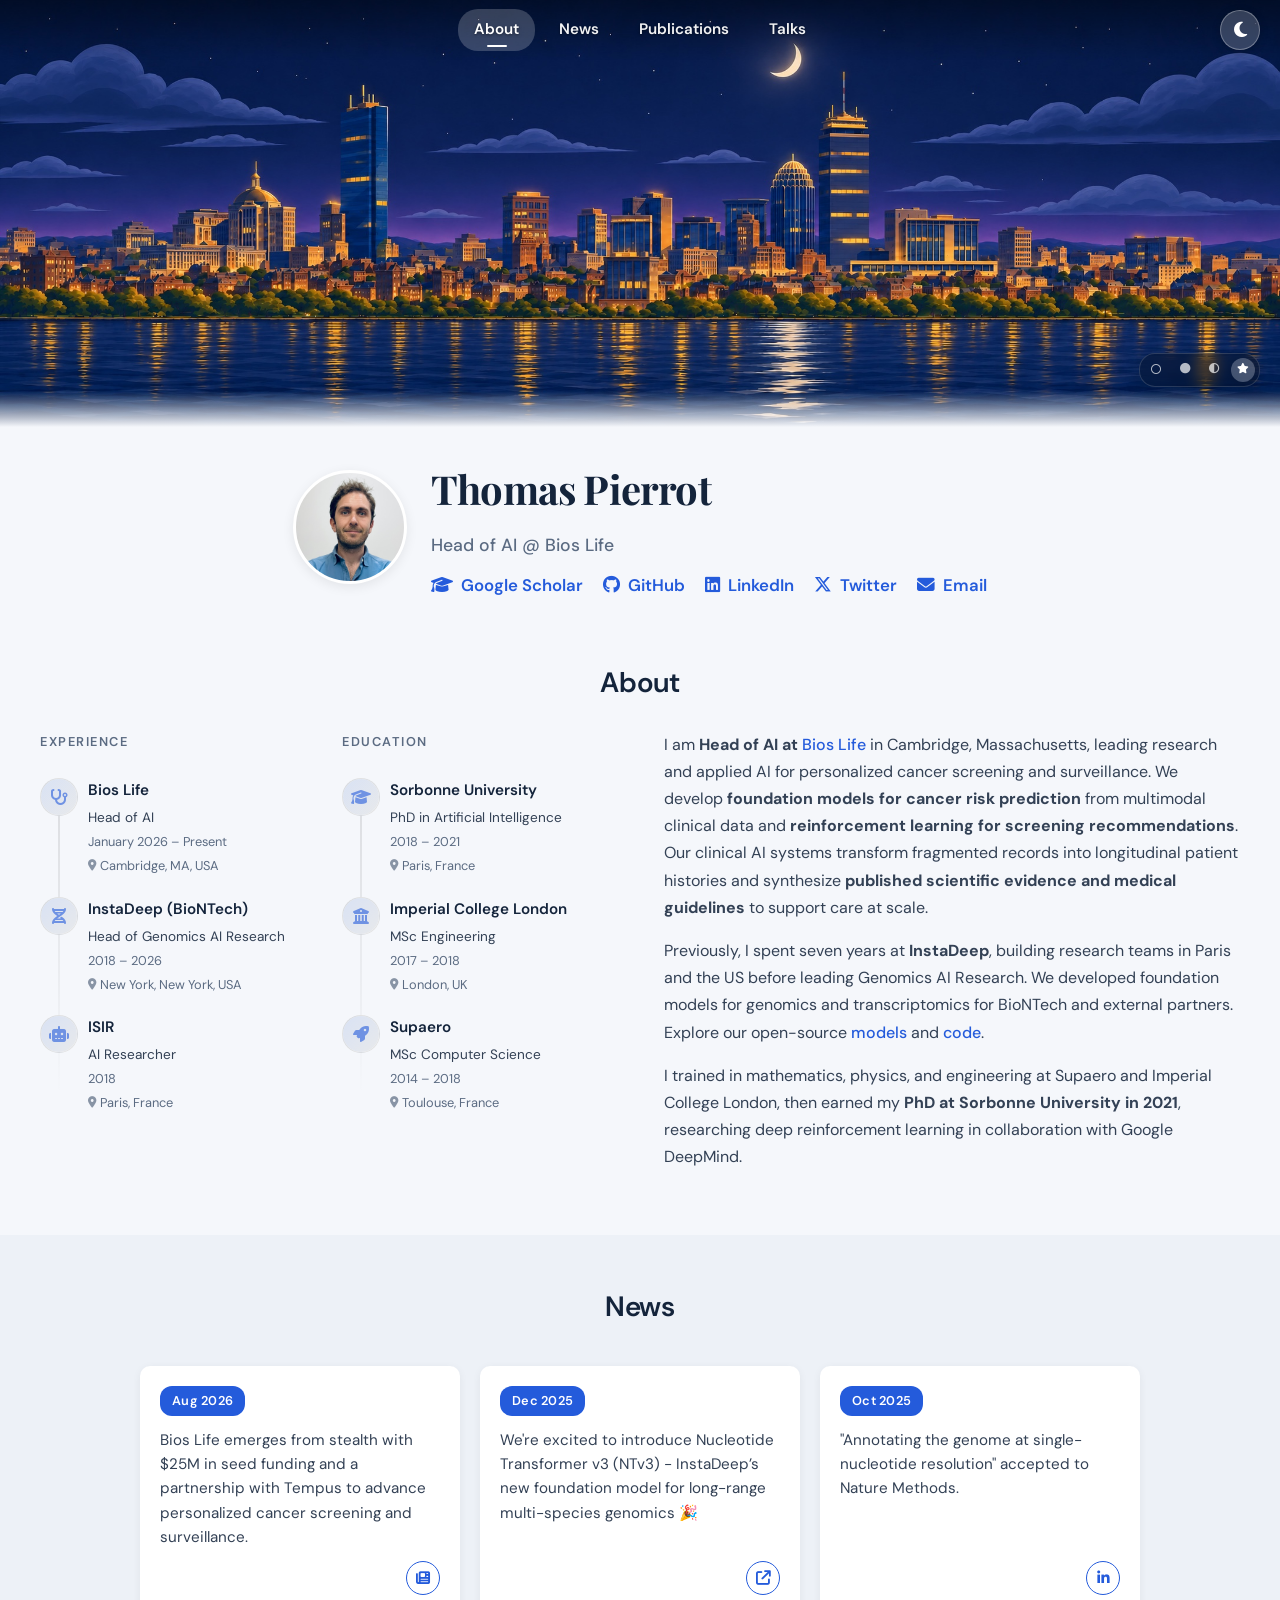
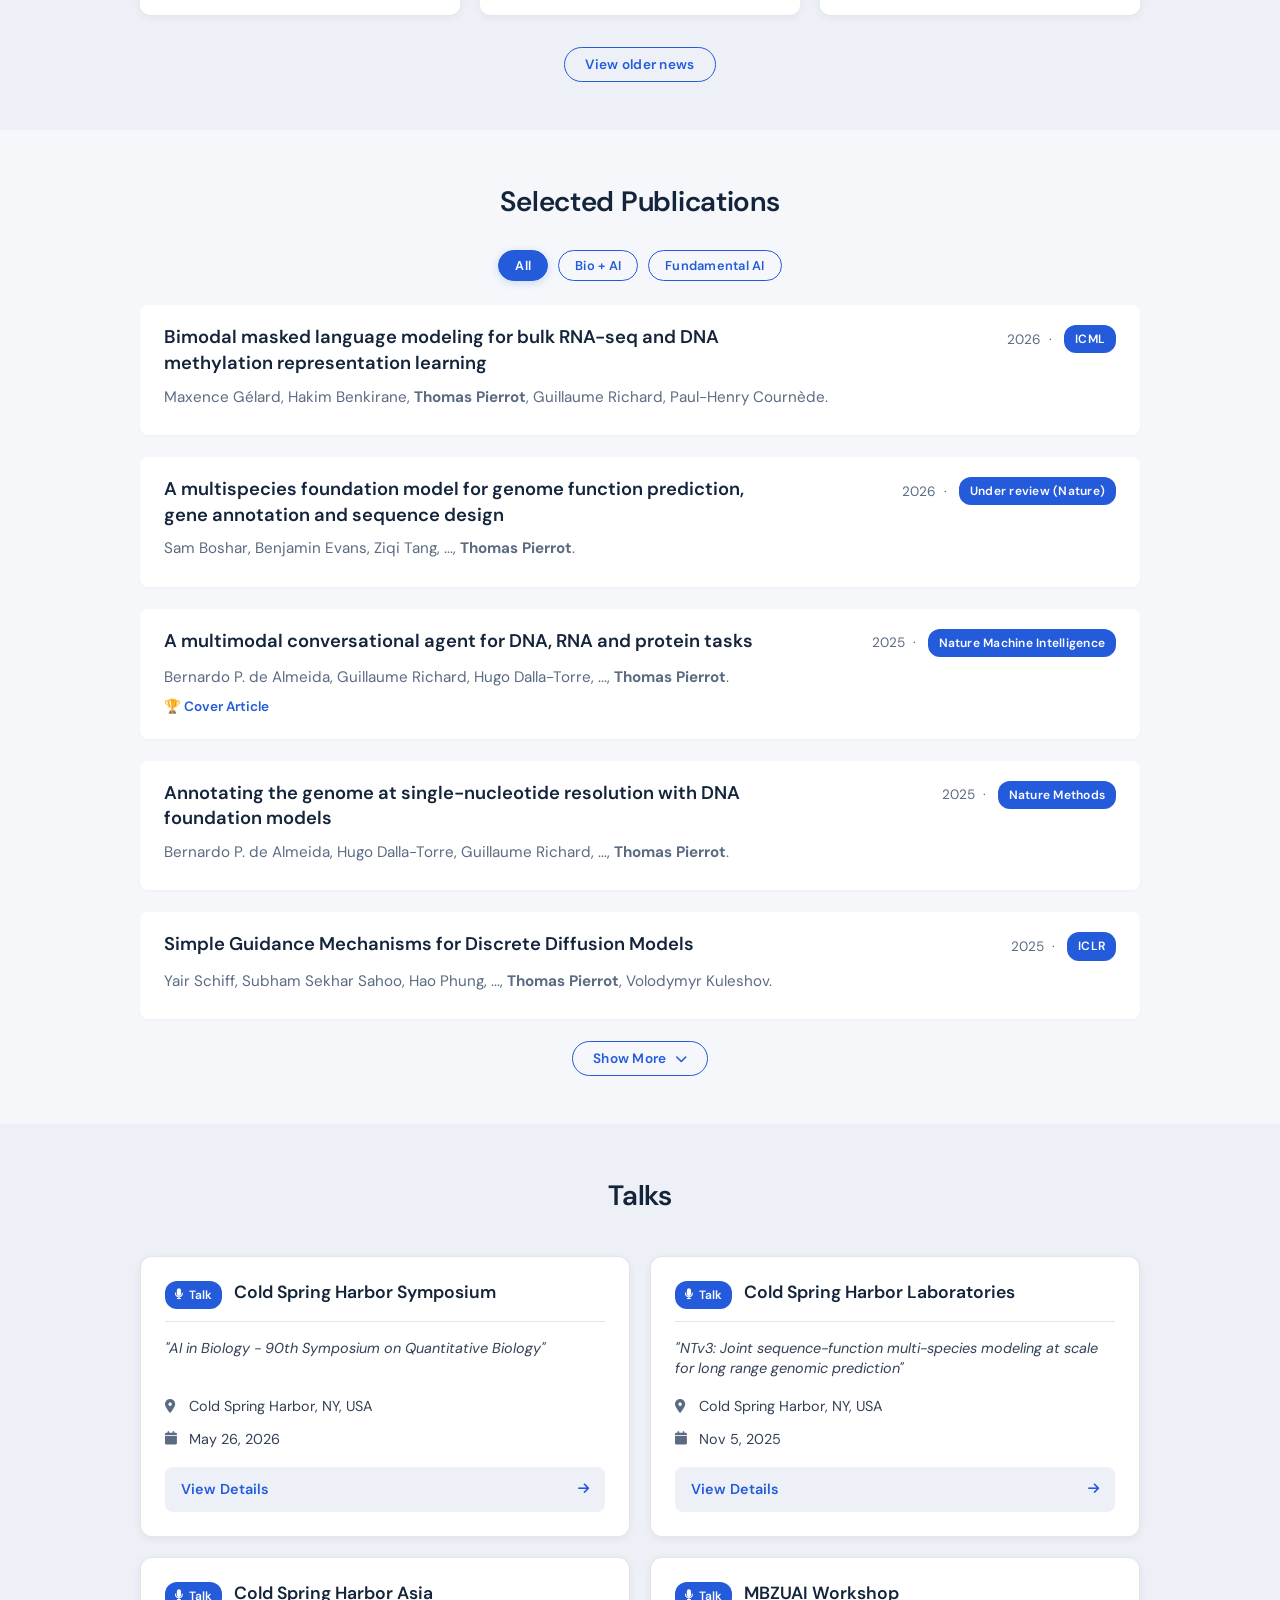
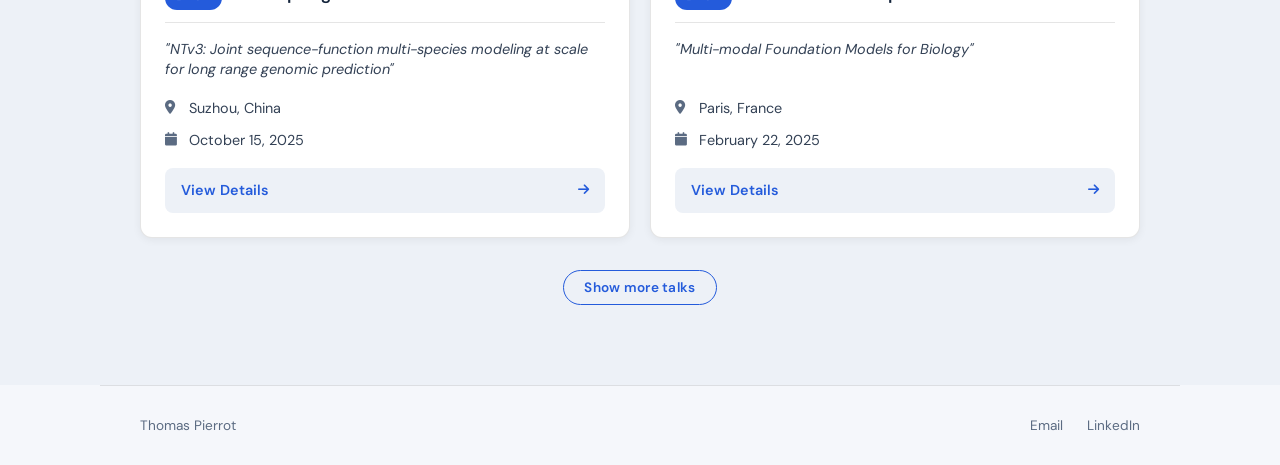
<file: index.html>
<!DOCTYPE html>
<html lang="en">
<head>
    <meta charset="UTF-8">
    <meta name="viewport" content="width=device-width, initial-scale=1.0">
    <script>
        // Apply the theme before styles load to avoid a light-theme flash.
        (function() {
            let theme;
            try { theme = localStorage.getItem('theme'); } catch { /* Storage may be blocked. */ }
            if (theme !== 'light' && theme !== 'dark') {
                theme = window.matchMedia('(prefers-color-scheme: dark)').matches ? 'dark' : 'light';
            }
            if (theme === 'dark') document.documentElement.setAttribute('data-theme', 'dark');
        })();
    </script>
    <noscript><style>
        .theme-toggle, .banner-time-selector, .publications-filters, .show-more-container { display: none; }
    </style></noscript>
    <meta name="description" content="Thomas Pierrot, Head of AI at Bios Life. AI research and clinical products for personalized cancer screening, foundation models, and reinforcement learning.">
    <link rel="canonical" href="https://thomaspierrot.com/">
    <script type="application/ld+json">{"@context": "https://schema.org", "@type": "Person", "@id": "https://thomaspierrot.com/#person", "name": "Thomas Pierrot", "url": "https://thomaspierrot.com/", "image": "https://thomaspierrot.com/profile_picture.jpg", "jobTitle": "Head of AI", "worksFor": {"@type": "Organization", "name": "Bios Life", "url": "https://www.bioslife.ai/"}, "sameAs": ["https://scholar.google.com/citations?user=KZJH9swAAAAJ&hl=en", "https://github.com/ranzenTom", "https://www.linkedin.com/in/thomas-pierrot-120a43128/", "https://x.com/thomas_pierrot"]}</script>
    <title>Thomas Pierrot - Head of AI at Bios Life</title>
    <link rel="preconnect" href="https://fonts.googleapis.com">
    <link rel="preconnect" href="https://fonts.gstatic.com" crossorigin>
    <link href="https://fonts.googleapis.com/css2?family=DM+Sans:ital,wght@0,400;0,500;0,600;0,700;1,400&family=Playfair+Display:wght@500;600;700&display=swap" rel="stylesheet">
    <link rel="stylesheet" href="https://cdnjs.cloudflare.com/ajax/libs/font-awesome/6.5.1/css/all.min.css">
    <link rel="stylesheet" href="assets/styles.css">
</head>
<body>
    <nav class="main-nav" id="main-nav">
        <div class="nav-container">
            <a href="#about" class="nav-link active">About</a>
            <a href="#news" class="nav-link">News</a>
            <a href="#publications" class="nav-link">Publications</a>
            <a href="#talks" class="nav-link">Talks</a>
        </div>
        <button class="theme-toggle" id="theme-toggle" aria-label="Toggle dark mode">
            <i class="fa-solid fa-moon"></i>
        </button>
    </nav>

    <div class="banner">
        <picture id="banner-picture" hidden>
            <source media="(min-width: 1200px)" id="banner-desktop">
            <source media="(min-width: 768px)" id="banner-tablet">
            <img alt="Illustrated Boston skyline across the Charles River" id="banner-mobile">
        </picture>
        <noscript>
            <picture>
                <source media="(min-width: 1200px)" srcset="banners/banner_desktop_day.jpeg">
                <source media="(min-width: 768px)" srcset="banners/banner_tablet_day.jpeg">
                <img src="banners/banner_mobile_day.jpeg" alt="Illustrated Boston skyline across the Charles River">
            </picture>
        </noscript>
        <div class="banner-time-selector">
            <button class="time-btn" data-time="morning" aria-label="Morning banner" aria-pressed="false" title="Morning (7-10am)">
                <i class="fa-regular fa-circle"></i>
            </button>
            <button class="time-btn" data-time="day" aria-label="Day banner" aria-pressed="false" title="Day (10am-5pm)">
                <i class="fa-solid fa-circle"></i>
            </button>
            <button class="time-btn" data-time="afternoon" aria-label="Afternoon banner" aria-pressed="false" title="Afternoon (5-8pm)">
                <i class="fa-solid fa-circle-half-stroke"></i>
            </button>
            <button class="time-btn" data-time="night" aria-label="Night banner" aria-pressed="false" title="Night (8pm-7am)">
                <i class="fa-solid fa-star"></i>
            </button>
        </div>
    </div>

    <div class="profile-container">
        <div class="profile-header">
            <div class="profile-pic"></div>
            <div class="profile-info">
                <h1>Thomas Pierrot</h1>
                <p>Head of AI @ Bios Life</p>
                <div class="social-links">
                    <a href="https://scholar.google.com/citations?user=KZJH9swAAAAJ&amp;hl=en"><i class="fa-solid fa-graduation-cap"></i> Google Scholar</a>
                    <a href="https://github.com/ranzenTom"><i class="fa-brands fa-github"></i> GitHub</a>
                    <a href="https://www.linkedin.com/in/thomas-pierrot-120a43128/"><i class="fa-brands fa-linkedin"></i> LinkedIn</a>
                    <a href="https://x.com/thomas_pierrot"><i class="fa-brands fa-x-twitter"></i> Twitter</a>
                    <a href="mailto:tvg.pierrot@gmail.com"><i class="fa-solid fa-envelope"></i> Email</a>
                </div>
            </div>
        </div>
    </div>

    <section id="about">
        <div class="section-content">
            <h2>About</h2>
            <div id="about-content">
                <p>I am <strong>Head of AI at <a href="https://www.bioslife.ai/" target="_blank" rel="noopener noreferrer">Bios Life</a></strong> in Cambridge, Massachusetts, leading research and applied AI for personalized cancer screening and surveillance. We develop <strong>foundation models for cancer risk prediction</strong> from multimodal clinical data and <strong>reinforcement learning for screening recommendations</strong>. Our clinical AI systems transform fragmented records into longitudinal patient histories and synthesize <strong>published scientific evidence and medical guidelines</strong> to support care at scale.</p>
<p>Previously, I spent seven years at <strong>InstaDeep</strong>, building research teams in Paris and the US before leading Genomics AI Research. We developed foundation models for genomics and transcriptomics for BioNTech and external partners. Explore our open-source <a href="https://huggingface.co/InstaDeepAI" target="_blank" rel="noopener noreferrer">models</a> and <a href="https://github.com/instadeepai/nucleotide-transformer" target="_blank" rel="noopener noreferrer">code</a>.</p>
<p>I trained in mathematics, physics, and engineering at Supaero and Imperial College London, then earned my <strong>PhD at Sorbonne University in 2021</strong>, researching deep reinforcement learning in collaboration with Google DeepMind.</p>
            </div>

            <div class="about-columns">
                <!-- Experience Column -->
                <div class="about-column">
                    <h3 class="about-column-title">Experience</h3>
                    <div class="about-entries">
                        <div class="about-entry">
                            <div class="entry-logo">
                                <i class="fa-solid fa-stethoscope"></i>
                            </div>
                            <div class="entry-details">
                                <p class="entry-institution">Bios Life</p>
                                <p class="entry-role">Head of AI</p>
                                <p class="entry-date">January 2026 – Present</p>
                                <p class="entry-location"><i class="fa-solid fa-location-dot"></i> Cambridge, MA, USA</p>
                            </div>
                        </div>
                        <div class="about-entry">
                            <div class="entry-logo">
                                <i class="fa-solid fa-dna"></i>
                            </div>
                            <div class="entry-details">
                                <p class="entry-institution">InstaDeep (BioNTech)</p>
                                <p class="entry-role">Head of Genomics AI Research</p>
                                <p class="entry-date">2018 – 2026</p>
                                <p class="entry-location"><i class="fa-solid fa-location-dot"></i> New York, New York, USA</p>
                            </div>
                        </div>
                        <div class="about-entry">
                            <div class="entry-logo">
                                <i class="fa-solid fa-robot"></i>
                            </div>
                            <div class="entry-details">
                                <p class="entry-institution">ISIR</p>
                                <p class="entry-role">AI Researcher</p>
                                <p class="entry-date">2018</p>
                                <p class="entry-location"><i class="fa-solid fa-location-dot"></i> Paris, France</p>
                            </div>
                        </div>
                    </div>
                </div>

                <!-- Education Column -->
                <div class="about-column">
                    <h3 class="about-column-title">Education</h3>
                    <div class="about-entries">
                        <div class="about-entry">
                            <div class="entry-logo">
                                <i class="fa-solid fa-graduation-cap"></i>
                            </div>
                            <div class="entry-details">
                                <p class="entry-institution">Sorbonne University</p>
                                <p class="entry-role">PhD in Artificial Intelligence</p>
                                <p class="entry-date">2018 – 2021</p>
                                <p class="entry-location"><i class="fa-solid fa-location-dot"></i> Paris, France</p>
                            </div>
                        </div>
                        <div class="about-entry">
                            <div class="entry-logo">
                                <i class="fa-solid fa-university"></i>
                            </div>
                            <div class="entry-details">
                                <p class="entry-institution">Imperial College London</p>
                                <p class="entry-role">MSc Engineering</p>
                                <p class="entry-date">2017 – 2018</p>
                                <p class="entry-location"><i class="fa-solid fa-location-dot"></i> London, UK</p>
                            </div>
                        </div>
                        <div class="about-entry">
                            <div class="entry-logo">
                                <i class="fa-solid fa-rocket"></i>
                            </div>
                            <div class="entry-details">
                                <p class="entry-institution">Supaero</p>
                                <p class="entry-role">MSc Computer Science</p>
                                <p class="entry-date">2014 – 2018</p>
                                <p class="entry-location"><i class="fa-solid fa-location-dot"></i> Toulouse, France</p>
                            </div>
                        </div>
                    </div>
                </div>
            </div>
        </div>
    </section>

    <section id="news">
        <div class="section-content">
            <h2>News</h2>
            <div class="timeline-track" id="news-container">
                <div class="timeline-card"><span class="timeline-badge">Aug 2026</span><p>Bios Life emerges from stealth with $25M in seed funding and a partnership with Tempus to advance personalized cancer screening and surveillance.</p><a href="https://www.synbiobeta.com/read/bios-life-emerges-from-stealth-with-25m-and-partners-with-tempus-to-personalize-cancer-screening-and-surveillance" target="_blank" rel="noopener noreferrer" class="timeline-link" title="Read the announcement on SynBioBeta" aria-label="Read the announcement on SynBioBeta"><i class="fa-solid fa-newspaper" aria-hidden="true"></i></a></div>
<div class="timeline-card"><span class="timeline-badge">Dec 2025</span><p>We&#x27;re excited to introduce Nucleotide Transformer v3 (NTv3) - InstaDeep’s new foundation model for long-range multi-species genomics 🎉</p><a href="https://huggingface.co/spaces/InstaDeepAI/ntv3" target="_blank" rel="noopener noreferrer" class="timeline-link" title="Explore the NTv3 demo on Hugging Face" aria-label="Explore the NTv3 demo on Hugging Face"><i class="fa-solid fa-arrow-up-right-from-square" aria-hidden="true"></i></a></div>
<div class="timeline-card"><span class="timeline-badge">Oct 2025</span><p>&quot;Annotating the genome at single-nucleotide resolution&quot; accepted to Nature Methods.</p><a href="https://www.linkedin.com/posts/thomas-pierrot-120a43128_when-you-think-about-computer-vision-segmentation-activity-7389651413213028353-7b42" target="_blank" rel="noopener noreferrer" class="timeline-link" title="View on LinkedIn" aria-label="View on LinkedIn"><i class="fa-brands fa-linkedin-in" aria-hidden="true"></i></a></div>
<div class="timeline-card"><span class="timeline-badge">Sept 2025</span><p>We relocated the InstaDeep genomics AI team from Boston to New York City 🗽</p><a href="https://www.linkedin.com/posts/thomas-pierrot-120a43128_life-update-after-three-great-years-activity-7370222684611428352-2mjg" target="_blank" rel="noopener noreferrer" class="timeline-link" title="View on LinkedIn" aria-label="View on LinkedIn"><i class="fa-brands fa-linkedin-in" aria-hidden="true"></i></a></div>
<div class="timeline-card"><span class="timeline-badge">July 2025</span><p>We just open-sourced the first large-scale dataset designed to train conversational agents on biological sequences 🧬 </p><a href="https://www.linkedin.com/posts/thomas-pierrot-120a43128_we-just-open-sourced-the-first-large-scale-activity-7346225275170414592-wajJ" target="_blank" rel="noopener noreferrer" class="timeline-link" title="View on LinkedIn" aria-label="View on LinkedIn"><i class="fa-brands fa-linkedin-in" aria-hidden="true"></i></a></div>
<div class="timeline-card"><span class="timeline-badge">June 2025</span><p>Our paper &quot;A multimodal conversational agent for DNA, RNA and protein tasks&quot; was featured on the cover of Nature Machine Intelligence!</p><a href="https://www.linkedin.com/posts/thomas-pierrot-120a43128_our-chatnt-work-just-made-the-cover-of-the-activity-7343282977012903937-W8Ny" target="_blank" rel="noopener noreferrer" class="timeline-link" title="View on LinkedIn" aria-label="View on LinkedIn"><i class="fa-brands fa-linkedin-in" aria-hidden="true"></i></a></div>
<div class="timeline-card"><span class="timeline-badge">Nov 2024</span><p>The Nucleotide Transformer paper is now published in Nature Methods.</p><a href="https://www.linkedin.com/posts/thomas-pierrot-120a43128_nucleotide-transformer-building-and-evaluating-activity-7270431178887778304-jnit" target="_blank" rel="noopener noreferrer" class="timeline-link" title="View on LinkedIn" aria-label="View on LinkedIn"><i class="fa-brands fa-linkedin-in" aria-hidden="true"></i></a></div>
            </div>
            <div class="show-more-container"><button class="show-more-btn" id="news-toggle" aria-expanded="false" aria-controls="news-container" hidden>View older news</button></div>
        </div>
    </section>

    <section id="publications">
        <div class="section-content">
            <h2>Selected Publications</h2>
            <div class="publications-filters">
                <button class="filter-btn active" data-filter="all" aria-pressed="true" aria-controls="publications-container" disabled>All</button>
                <button class="filter-btn" data-filter="bio-ai" aria-pressed="false" aria-controls="publications-container" disabled>Bio + AI</button>
                <button class="filter-btn" data-filter="fundamental-ai" aria-pressed="false" aria-controls="publications-container" disabled>Fundamental AI</button>
            </div>
            <div id="publications-container">
                <div class="paper" data-category="bio-ai"><div class="paper-header"><a href="https://icml.cc/virtual/2026/poster/62539" target="_blank" rel="noopener noreferrer" class="paper-title">Bimodal masked language modeling for bulk RNA-seq and DNA methylation representation learning</a><div class="paper-venue-info"><span class="year-text">2026</span><span class="venue-badge">ICML</span></div></div><div class="paper-meta">Maxence Gélard, Hakim Benkirane, <strong>Thomas Pierrot</strong>, Guillaume Richard, Paul-Henry Cournède.</div></div>
<div class="paper" data-category="bio-ai"><div class="paper-header"><a href="https://www.biorxiv.org/content/10.64898/2025.12.22.695963v1" target="_blank" rel="noopener noreferrer" class="paper-title">A multispecies foundation model for genome function prediction, gene annotation and sequence design</a><div class="paper-venue-info"><span class="year-text">2026</span><span class="venue-badge">Under review (Nature)</span></div></div><div class="paper-meta">Sam Boshar, Benjamin Evans, Ziqi Tang, ..., <strong>Thomas Pierrot</strong>.</div></div>
<div class="paper" data-category="bio-ai"><div class="paper-header"><a href="https://www.nature.com/articles/s42256-025-01047-1" target="_blank" rel="noopener noreferrer" class="paper-title">A multimodal conversational agent for DNA, RNA and protein tasks</a><div class="paper-venue-info"><span class="year-text">2025</span><span class="venue-badge">Nature Machine Intelligence</span></div></div><div class="paper-meta">Bernardo P. de Almeida, Guillaume Richard, Hugo Dalla-Torre, ..., <strong>Thomas Pierrot</strong>.</div><div class="paper-highlights"><span class="highlight-item">🏆 Cover Article</span></div></div>
<div class="paper" data-category="bio-ai"><div class="paper-header"><a href="https://www.nature.com/articles/s41592-025-02881-2" target="_blank" rel="noopener noreferrer" class="paper-title">Annotating the genome at single-nucleotide resolution with DNA foundation models</a><div class="paper-venue-info"><span class="year-text">2025</span><span class="venue-badge">Nature Methods</span></div></div><div class="paper-meta">Bernardo P. de Almeida, Hugo Dalla-Torre, Guillaume Richard, ..., <strong>Thomas Pierrot</strong>.</div></div>
<div class="paper" data-category="fundamental-ai"><div class="paper-header"><a href="https://arxiv.org/abs/2412.10193" target="_blank" rel="noopener noreferrer" class="paper-title">Simple Guidance Mechanisms for Discrete Diffusion Models</a><div class="paper-venue-info"><span class="year-text">2025</span><span class="venue-badge">ICLR</span></div></div><div class="paper-meta">Yair Schiff, Subham Sekhar Sahoo, Hao Phung, ..., <strong>Thomas Pierrot</strong>, Volodymyr Kuleshov.</div></div>
<div class="paper" data-category="bio-ai"><div class="paper-header"><a href="https://proceedings.mlr.press/v259/gelard25a.html" target="_blank" rel="noopener noreferrer" class="paper-title">BulkRNABert: Cancer prognosis from bulk RNA-seq based language models</a><div class="paper-venue-info"><span class="year-text">2025</span><span class="venue-badge">ML4H (PMLR)</span></div></div><div class="paper-meta">Maxence Gélard, Guillaume Richard, <strong>Thomas Pierrot</strong>, Paul-Henry Cournède.</div></div>
<div class="paper" data-category="bio-ai"><div class="paper-header"><a href="https://doi.org/10.1093/bioinformatics/btae529" target="_blank" rel="noopener noreferrer" class="paper-title">Are genomic language models all you need? Exploring genomic language models on protein downstream tasks</a><div class="paper-venue-info"><span class="year-text">2024</span><span class="venue-badge">Bioinformatics</span></div></div><div class="paper-meta">Sam Boshar, Evan Trop, Bernardo P. de Almeida, Liviu Copoiu, <strong>Thomas Pierrot</strong>.</div></div>
<div class="paper" data-category="bio-ai"><div class="paper-header"><a href="https://llms4science-community.github.io/aaai2024/papers/LLMs4Bio24_paper_12.pdf" target="_blank" rel="noopener noreferrer" class="paper-title">Advancing DNA Language Models: The Genomics Long-Range Benchmark</a><div class="paper-venue-info"><span class="year-text">2024</span><span class="venue-badge">LLMS4bio (AAAI)</span></div></div><div class="paper-meta">Chia-Hsiang Kao, Evan Trop, McKinley Polen, Yair Schiff, Bernardo P. de Almeida, Aaron Gokaslan, <strong>Thomas Pierrot</strong>, Volodymyr Kuleshov.</div></div>
<div class="paper" data-category="fundamental-ai"><div class="paper-header"><a href="https://jmlr.org/papers/v25/23-1027.html" target="_blank" rel="noopener noreferrer" class="paper-title">QDax: A Library for Quality-Diversity and Population-based Algorithms with Hardware Acceleration</a><div class="paper-venue-info"><span class="year-text">2024</span><span class="venue-badge">JMLR</span></div></div><div class="paper-meta">Felix Chalumeau, Bryan Lim, Raphaël Boige, ..., <strong>Thomas Pierrot</strong>, Antoine Cully.</div></div>
<div class="paper" data-category="bio-ai"><div class="paper-header"><a href="https://proceedings.neurips.cc/paper_files/paper/2024/hash/8f6b3692297e49e5d5c91ba00281379c-Abstract-Conference.html" target="_blank" rel="noopener noreferrer" class="paper-title">Multi-modal Transfer Learning between Biological Foundation Models</a><div class="paper-venue-info"><span class="year-text">2024</span><span class="venue-badge">NeurIPS</span></div></div><div class="paper-meta">Juan Jose Garau-Luis, Patrick Bordes, Liam Gonzalez, ..., <strong>Thomas Pierrot</strong>, Guillaume Richard.</div></div>
<div class="paper" data-category="bio-ai"><div class="paper-header"><a href="https://www.nature.com/articles/s41592-024-02523-z" target="_blank" rel="noopener noreferrer" class="paper-title">Nucleotide Transformer: building and evaluating robust foundation models for human genomics</a><div class="paper-venue-info"><span class="year-text">2024</span><span class="venue-badge">Nature Methods</span></div></div><div class="paper-meta">Hugo Dalla-Torre, Liam Gonzalez, Javier Mendoza-Revilla, ..., Marie Lopez, <strong>Thomas Pierrot</strong>.</div></div>
<div class="paper" data-category="bio-ai"><div class="paper-header"><a href="https://doi.org/10.1038/s42003-024-06465-2" target="_blank" rel="noopener noreferrer" class="paper-title">A foundational large language model for edible plant genomes</a><div class="paper-venue-info"><span class="year-text">2024</span><span class="venue-badge">Communications Biology</span></div></div><div class="paper-meta">Javier Mendoza-Revilla, Evan Trop, Liam Gonzalez, ..., <strong>Thomas Pierrot</strong>, Marie Lopez.</div></div>
<div class="paper" data-category="bio-ai"><div class="paper-header"><a href="https://doi.org/10.1016/j.compbiomed.2023.106618" target="_blank" rel="noopener noreferrer" class="paper-title">Early computational detection of potential high-risk SARS-CoV-2 variants</a><div class="paper-venue-info"><span class="year-text">2023</span><span class="venue-badge">Computers in Biology and Medicine</span></div></div><div class="paper-meta">Karim Beguir, Marcin J. Skwark, Yunguan Fu, <strong>Thomas Pierrot</strong>, ..., Alexander Muik, Uğur Şahin.</div></div>
<div class="paper" data-category="fundamental-ai"><div class="paper-header"><a href="https://openreview.net/forum?id=VmruLturAUE" target="_blank" rel="noopener noreferrer" class="paper-title">Neuroevolution is a competitive alternative to reinforcement learning for skill discovery</a><div class="paper-venue-info"><span class="year-text">2023</span><span class="venue-badge">ICLR</span></div></div><div class="paper-meta">Felix Chalumeau, Raphael Boige, Bryan Lim, Valentin Macé, Maxime Allard, Arthur Flajolet, Antoine Cully, <strong>Thomas Pierrot</strong>.</div><div class="paper-highlights"><span class="highlight-item">⭐ Spotlight</span></div></div>
<div class="paper" data-category="fundamental-ai"><div class="paper-header"><a href="https://openreview.net/pdf/7647093a5e985828f881513eb78bf7d36bde7a04.pdf" target="_blank" rel="noopener noreferrer" class="paper-title">Evolving Populations of Diverse RL Agents with MAP-Elites</a><div class="paper-venue-info"><span class="year-text">2023</span><span class="venue-badge">ICLR</span></div></div><div class="paper-meta"><strong>Thomas Pierrot</strong>, Arthur Flajolet.</div></div>
<div class="paper" data-category="fundamental-ai"><div class="paper-header"><a href="https://proceedings.mlr.press/v162/flajolet22a.html" target="_blank" rel="noopener noreferrer" class="paper-title">Fast Population-Based Reinforcement Learning on a Single Machine</a><div class="paper-venue-info"><span class="year-text">2022</span><span class="venue-badge">ICML</span></div></div><div class="paper-meta">Arthur Flajolet, Claire Bizon Monroc, Karim Beguir, <strong>Thomas Pierrot</strong>.</div></div>
<div class="paper" data-category="fundamental-ai"><div class="paper-header"><a href="https://dl.acm.org/doi/10.1145/3512290.3528823" target="_blank" rel="noopener noreferrer" class="paper-title">Multi-objective quality diversity optimization</a><div class="paper-venue-info"><span class="year-text">2022</span><span class="venue-badge">GECCO</span></div></div><div class="paper-meta"><strong>Thomas Pierrot</strong>, Guillaume Richard, Karim Beguir, Antoine Cully.</div></div>
<div class="paper" data-category="fundamental-ai"><div class="paper-header"><a href="https://dl.acm.org/doi/10.1145/3512290.3528845" target="_blank" rel="noopener noreferrer" class="paper-title">Diversity policy gradient for sample efficient quality-diversity optimization</a><div class="paper-venue-info"><span class="year-text">2022</span><span class="venue-badge">GECCO</span></div></div><div class="paper-meta"><strong>Thomas Pierrot</strong>, Valentin Macé, Félix Chalumeau, Arthur Flajolet, Geoffrey Cideron, Karim Beguir.</div></div>
<div class="paper" data-category="fundamental-ai"><div class="paper-header"><a href="https://shorturl.at/au4qg" target="_blank" rel="noopener noreferrer" class="paper-title">Learning Compositional Neural Programs with Recursive Tree Search and Planning</a><div class="paper-venue-info"><span class="year-text">2019</span><span class="venue-badge">NeurIPS</span></div></div><div class="paper-meta"><strong>Thomas Pierrot</strong>, Guillaume Ligner, Scott Reed, ..., Nando de Freitas.</div><div class="paper-highlights"><span class="highlight-item">⭐ Spotlight</span></div></div>
            </div>
            <div class="show-more-container">
                <button class="show-more-btn hidden" id="show-more-btn" aria-expanded="false" aria-controls="publications-container" disabled>
                    <span class="show-more-text">Show More</span>
                    <i class="fa-solid fa-chevron-down"></i>
                </button>
            </div>
        </div>
    </section>

    <section id="talks">
        <div class="section-content">
            <h2>Talks</h2>
            <div class="talks-track" id="talks-container">
                <a href="https://meetings.cshl.edu/meetings.aspx?meet=SYMP" target="_blank" rel="noopener noreferrer" class="talk-card" data-type="presentation" data-date="2026-05-26"><div class="talk-header"><span class="talk-type-badge"><i class="fa-solid fa-microphone"></i> Talk</span><h3 class="talk-title">Cold Spring Harbor Symposium</h3></div><p class="talk-subtitle">&quot;AI in Biology - 90th Symposium on Quantitative Biology&quot;</p><div class="talk-details"><div class="talk-detail-item"><i class="fa-solid fa-location-dot" aria-hidden="true"></i><span>Cold Spring Harbor, NY, USA</span></div><div class="talk-detail-item"><i class="fa-solid fa-calendar" aria-hidden="true"></i><span>May 26, 2026</span></div></div><div class="talk-link"><span>View Details</span><i class="fa-solid fa-arrow-right"></i></div></a>
<a href="https://meetings.cshl.edu/meetings" target="_blank" rel="noopener noreferrer" class="talk-card" data-type="presentation" data-date="2025-11-05"><div class="talk-header"><span class="talk-type-badge"><i class="fa-solid fa-microphone"></i> Talk</span><h3 class="talk-title">Cold Spring Harbor Laboratories</h3></div><p class="talk-subtitle">&quot;NTv3: Joint sequence-function multi-species modeling at scale for long range genomic prediction&quot;</p><div class="talk-details"><div class="talk-detail-item"><i class="fa-solid fa-location-dot" aria-hidden="true"></i><span>Cold Spring Harbor, NY, USA</span></div><div class="talk-detail-item"><i class="fa-solid fa-calendar" aria-hidden="true"></i><span>Nov 5, 2025</span></div></div><div class="talk-link"><span>View Details</span><i class="fa-solid fa-arrow-right"></i></div></a>
<a href="https://www.csh-asia.org/?content/2767" target="_blank" rel="noopener noreferrer" class="talk-card" data-type="presentation" data-date="2025-10-15"><div class="talk-header"><span class="talk-type-badge"><i class="fa-solid fa-microphone"></i> Talk</span><h3 class="talk-title">Cold Spring Harbor Asia</h3></div><p class="talk-subtitle">&quot;NTv3: Joint sequence-function multi-species modeling at scale for long range genomic prediction&quot;</p><div class="talk-details"><div class="talk-detail-item"><i class="fa-solid fa-location-dot" aria-hidden="true"></i><span>Suzhou, China</span></div><div class="talk-detail-item"><i class="fa-solid fa-calendar" aria-hidden="true"></i><span>October 15, 2025</span></div></div><div class="talk-link"><span>View Details</span><i class="fa-solid fa-arrow-right"></i></div></a>
<a href="https://mbzuai.ac.ae/event/mbzuai-workshop-2025/" target="_blank" rel="noopener noreferrer" class="talk-card" data-type="presentation" data-date="2025-02-22"><div class="talk-header"><span class="talk-type-badge"><i class="fa-solid fa-microphone"></i> Talk</span><h3 class="talk-title">MBZUAI Workshop</h3></div><p class="talk-subtitle">&quot;Multi-modal Foundation Models for Biology&quot;</p><div class="talk-details"><div class="talk-detail-item"><i class="fa-solid fa-location-dot" aria-hidden="true"></i><span>Paris, France</span></div><div class="talk-detail-item"><i class="fa-solid fa-calendar" aria-hidden="true"></i><span>February 22, 2025</span></div></div><div class="talk-link"><span>View Details</span><i class="fa-solid fa-arrow-right"></i></div></a>
<a href="https://www.youtube.com/watch?v=u9TwHINqd1o" target="_blank" rel="noopener noreferrer" class="talk-card" data-type="presentation" data-date="2025-02-03"><div class="talk-header"><span class="talk-type-badge"><i class="fa-solid fa-microphone"></i> Talk</span><h3 class="talk-title">Mila</h3></div><p class="talk-subtitle">&quot;Foundation Models for Biological Data Modalities&quot;</p><div class="talk-details"><div class="talk-detail-item"><i class="fa-solid fa-location-dot" aria-hidden="true"></i><span>Montreal, Canada</span></div><div class="talk-detail-item"><i class="fa-solid fa-calendar" aria-hidden="true"></i><span>February 3, 2025</span></div></div><div class="talk-link"><span>View Details</span><i class="fa-solid fa-arrow-right"></i></div></a>
<a href="https://www.youtube.com/watch?v=KKhtWU-eriY" target="_blank" rel="noopener noreferrer" class="talk-card" data-type="video" data-date="2024-10-06"><div class="talk-header"><span class="talk-type-badge"><i class="fa-solid fa-play"></i> Video</span><h3 class="talk-title">MLCB</h3></div><p class="talk-subtitle">&quot;The Nucleotide Transformer: building and evaluating robust foundation models for genomics&quot;</p><div class="talk-details"><div class="talk-detail-item"><i class="fa-solid fa-location-dot" aria-hidden="true"></i><span>Seattle, WA, USA</span></div><div class="talk-detail-item"><i class="fa-solid fa-calendar" aria-hidden="true"></i><span>Oct 6, 2024</span></div></div><div class="talk-link"><span>Watch Video</span><i class="fa-solid fa-arrow-right"></i></div></a>
<a href="https://www.youtube.com/watch?v=09pXsXCAw7E" target="_blank" rel="noopener noreferrer" class="talk-card" data-type="video" data-date="2024-08-12"><div class="talk-header"><span class="talk-type-badge"><i class="fa-solid fa-play"></i> Video</span><h3 class="talk-title">Kipoi Seminar</h3></div><p class="talk-subtitle">&quot;The Nucleotide Transformer: building and evaluating robust foundation models for genomics&quot;</p><div class="talk-details"><div class="talk-detail-item"><i class="fa-solid fa-location-dot" aria-hidden="true"></i><span>Online</span></div><div class="talk-detail-item"><i class="fa-solid fa-calendar" aria-hidden="true"></i><span>Aug 12, 2024</span></div></div><div class="talk-link"><span>Watch Video</span><i class="fa-solid fa-arrow-right"></i></div></a>
<a href="https://www.youtube.com/watch?v=wxZ9ERqzc-E" target="_blank" rel="noopener noreferrer" class="talk-card" data-type="video" data-date="2024-08-03"><div class="talk-header"><span class="talk-type-badge"><i class="fa-solid fa-play"></i> Video</span><h3 class="talk-title">InstaDeep 10 years Promotion Video</h3></div><p class="talk-subtitle">&quot;10 Years of AI: Building foundation models to transform biology&quot;</p><div class="talk-details"><div class="talk-detail-item"><i class="fa-solid fa-location-dot" aria-hidden="true"></i><span>Online</span></div><div class="talk-detail-item"><i class="fa-solid fa-calendar" aria-hidden="true"></i><span>Aug 3, 2024</span></div></div><div class="talk-link"><span>Watch Video</span><i class="fa-solid fa-arrow-right"></i></div></a>
<a href="https://www.linkedin.com/posts/instadeep_nvidia-gtc-nvidiagtc-activity-7043891501621231616-kYjJ" target="_blank" rel="noopener noreferrer" class="talk-card" data-type="presentation" data-date="2023-03-21"><div class="talk-header"><span class="talk-type-badge"><i class="fa-solid fa-microphone"></i> Talk</span><h3 class="talk-title">NVIDIA GTC</h3></div><p class="talk-subtitle">&quot;What’s new in JAX&quot;</p><div class="talk-details"><div class="talk-detail-item"><i class="fa-solid fa-location-dot" aria-hidden="true"></i><span>San Jose, CA, USA</span></div><div class="talk-detail-item"><i class="fa-solid fa-calendar" aria-hidden="true"></i><span>March 21, 2023</span></div></div><div class="talk-link"><span>View Details</span><i class="fa-solid fa-arrow-right"></i></div></a>
<a href="https://www.youtube.com/watch?v=TtAmWl9lTIU" target="_blank" rel="noopener noreferrer" class="talk-card" data-type="video" data-date="2022-07-11"><div class="talk-header"><span class="talk-type-badge"><i class="fa-solid fa-play"></i> Video</span><h3 class="talk-title">InstaDeep US Promotion Video</h3></div><p class="talk-subtitle">&quot;AI Research Applied: Meet Thomas Pierrot, US Lead Researcher for InstaDeep in Boston&quot;</p><div class="talk-details"><div class="talk-detail-item"><i class="fa-solid fa-location-dot" aria-hidden="true"></i><span>Online</span></div><div class="talk-detail-item"><i class="fa-solid fa-calendar" aria-hidden="true"></i><span>July 11, 2022</span></div></div><div class="talk-link"><span>Watch Video</span><i class="fa-solid fa-arrow-right"></i></div></a>
            </div>
            <div class="show-more-container"><button class="show-more-btn" id="talks-toggle" aria-expanded="false" aria-controls="talks-container" hidden>Show more talks</button></div>
        </div>
    </section>

    <footer class="site-footer">
        <span>Thomas Pierrot</span>
        <div><a href="mailto:tvg.pierrot@gmail.com">Email</a><a href="https://www.linkedin.com/in/thomas-pierrot-120a43128/">LinkedIn</a></div>
    </footer>

    <script src="assets/site.js" defer></script>
</body>
</html>
</file>
<file: assets/styles.css>
/* --- CSS STYLES --- */
:root {
    --primary-color: #14243b;
    --accent-color: #245bdb;
    --accent-rgb: 36, 91, 219;
    --on-accent-color: #ffffff;
    --text-color: #334155;
    --text-muted: #5b6b82;
    --bg-color: #f5f7fb;
    --bg-alt: #edf1f7;
    --card-bg: #ffffff;
    --border-color: rgba(0,0,0,0.1);
    --container-width: 1000px;
}

[data-theme="dark"] {
    --primary-color: #e3ecfa;
    --accent-color: #8ab4ff;
    --accent-rgb: 138, 180, 255;
    --on-accent-color: #0e1728;
    --text-color: #d5dfed;
    --text-muted: #9caec5;
    --bg-color: #0e1728;
    --bg-alt: #142037;
    --card-bg: #1b2a42;
    --border-color: rgba(255,255,255,0.1);
}

body {
    font-family: 'DM Sans', -apple-system, BlinkMacSystemFont, "Segoe UI", Roboto, sans-serif;
    font-size: 17px;
    line-height: 1.7;
    color: var(--text-color);
    background-color: var(--bg-color);
    margin: 0;
    padding: 0;
}

h1, h2, h3, h4, h5, h6 {
    font-family: 'DM Sans', sans-serif;
    font-weight: 600;
}

h1 { font-family: 'Playfair Display', Georgia, serif; }

[hidden] { display: none !important; }

/* The Banner Image */
.banner {
    width: 100%;
    overflow: hidden;
    position: relative;
    background-color: var(--primary-color);
}
.banner picture {
    display: block;
    width: 100%;
}
.banner img {
    width: 100%;
    height: auto;
    display: block;
}
.banner::after {
    content: '';
    position: absolute;
    bottom: 0;
    left: 0;
    right: 0;
    height: 36px;
    background: linear-gradient(to top, var(--bg-color), transparent);
    pointer-events: none;
}

/* Profile Container - centers the compact profile header below the banner */
.profile-container {
    max-width: var(--container-width);
    margin: 0 auto;
    padding: 0 40px;
    position: relative;
}

/* Section Content - centers content within full-width sections */
.section-content {
    max-width: var(--container-width);
    margin: 0 auto;
    padding: 0 40px;
}

/* Profile Section */
.profile-header {
    display: flex;
    flex-direction: row;
    justify-content: center;
    align-items: center;
    text-align: left;
    margin-top: 28px;
    margin-bottom: 12px;
    gap: 24px;
}

.profile-pic {
    width: 108px;
    height: 108px;
    border-radius: 50%;
    border: 3px solid var(--card-bg);
    box-shadow: 0 3px 12px rgba(0,0,0,0.08);
    background-color: #e8e8e8;
    background-image: url('../profile_picture.jpg');
    background-size: cover;
    background-position: center;
    flex-shrink: 0;
}

.profile-info {
    display: flex;
    flex-direction: column;
    align-items: flex-start;
    min-width: 0;
}

.profile-info h1 {
    margin: 0;
    font-size: 2.5rem;
    font-weight: 700;
    color: var(--primary-color);
    letter-spacing: -0.02em;
}

.profile-info p {
    margin: 8px 0 0;
    font-size: 1.1rem;
    color: var(--text-muted);
    font-weight: 500;
}

.social-links {
    margin-top: 10px;
    display: flex;
    flex-wrap: wrap;
    justify-content: flex-start;
    gap: 20px;
}
.social-links a {
    text-decoration: none;
    color: var(--accent-color);
    font-weight: 600;
    font-size: 1.05rem;
    display: flex;
    align-items: center;
    gap: 8px;
    transition: color 0.2s ease, transform 0.2s ease;
}
.social-links a i {
    font-size: 1.1rem;
}
.social-links a:hover {
    color: var(--primary-color);
    transform: translateY(-1px);
}

/* About content links */
#about-content a {
    color: var(--accent-color);
    text-decoration: none;
    font-weight: 500;
    transition: color 0.2s ease;
}
#about-content a:hover {
    color: var(--primary-color);
}

/* Section Styling - Full width with alternating backgrounds */
section {
    width: 100%;
    padding: 48px 0;
    text-align: center;
    background-color: var(--bg-color);
}

section:nth-of-type(even) {
    background-color: var(--bg-alt);
}

section:last-of-type {
    padding-bottom: 80px;
}

section p {
    text-align: left;
}

section ul {
    display: inline-block;
    text-align: left;
    padding-left: 20px;
}

section li {
    margin-bottom: 12px;
}

h2 {
    font-size: 1.75rem;
    margin-top: 0;
    margin-bottom: 24px;
    color: var(--primary-color);
    letter-spacing: -0.01em;
}

/* Publication List Styling */
.publications-filters {
    display: flex;
    gap: 10px;
    justify-content: center;
    margin-bottom: 32px;
    flex-wrap: wrap;
}

.filter-btn {
    font-family: 'DM Sans', sans-serif;
    font-size: 0.8rem;
    font-weight: 600;
    padding: 6px 16px;
    border-radius: 20px;
    border: 1.5px solid var(--accent-color);
    background: transparent;
    color: var(--accent-color);
    cursor: pointer;
    transition: all 0.25s ease;
    letter-spacing: 0.02em;
}

.filter-btn:hover {
    background: var(--accent-color);
    color: var(--on-accent-color);
    transform: translateY(-2px);
    box-shadow: 0 4px 12px rgba(var(--accent-rgb), 0.3);
}

.filter-btn.active {
    background: var(--accent-color);
    color: var(--on-accent-color);
    box-shadow: 0 2px 8px rgba(var(--accent-rgb), 0.2);
}

.paper {
    margin-bottom: 28px;
    padding: 20px 24px;
    background: var(--card-bg);
    border-radius: 8px;
    box-shadow: 0 1px 3px rgba(0,0,0,0.04);
    transition: all 0.3s ease;
    text-align: left;
    position: relative;
    opacity: 1;
}

.paper.hidden {
    display: none;
}

.paper:hover {
    box-shadow: 0 4px 12px rgba(0,0,0,0.06);
}

.show-more-container {
    display: flex;
    justify-content: center;
    margin-top: 20px;
}

.show-more-btn {
    font-family: 'DM Sans', sans-serif;
    font-size: 0.85rem;
    font-weight: 600;
    padding: 8px 20px;
    border-radius: 20px;
    border: 1.5px solid var(--accent-color);
    background: transparent;
    color: var(--accent-color);
    cursor: pointer;
    transition: all 0.25s ease;
    display: flex;
    align-items: center;
    gap: 8px;
    letter-spacing: 0.02em;
}

.show-more-btn:hover {
    background: var(--accent-color);
    color: var(--on-accent-color);
    transform: translateY(-2px);
    box-shadow: 0 4px 12px rgba(var(--accent-rgb), 0.3);
}

.show-more-btn i {
    transition: transform 0.25s ease;
    font-size: 0.75rem;
}

.show-more-btn.expanded i {
    transform: rotate(180deg);
}

.show-more-btn.hidden {
    display: none;
}
.paper-header {
    display: flex;
    justify-content: space-between;
    align-items: flex-start;
    gap: 16px;
    margin-bottom: 8px;
}
.paper-title {
    font-family: 'DM Sans', sans-serif;
    font-weight: 600;
    font-size: 1.15rem;
    color: var(--primary-color);
    flex: 1;
    line-height: 1.4;
}
.paper-meta {
    color: var(--text-muted);
    font-size: 0.95rem;
    margin-bottom: 6px;
    line-height: 1.6;
}
.paper-venue-info {
    display: flex;
    align-items: center;
    justify-content: flex-end;
    gap: 8px;
    flex-wrap: wrap;
    flex: 0 1 35%;
    font-size: 0.9rem;
    text-align: right;
}
.paper-title { min-width: 0; text-decoration: none; }
.paper-title:hover { color: var(--accent-color); text-decoration: underline; }
.paper-venue-info .year-text { white-space: nowrap; }
.paper-highlights { display: flex; flex-wrap: wrap; gap: 8px; }
@media (max-width: 600px) {
    .paper-header { flex-direction: column; gap: 10px; }
    .paper-venue-info { flex-basis: auto; justify-content: flex-start; text-align: left; }
}
.venue-badge {
    display: inline-block;
    background: var(--accent-color);
    color: var(--on-accent-color);
    font-size: 0.75rem;
    font-weight: 600;
    padding: 4px 11px;
    border-radius: 12px;
    letter-spacing: 0.02em;
}
.year-text {
    color: var(--text-muted);
    font-size: 0.85rem;
}
.year-text::after {
    content: ' ·';
    margin-left: 4px;
    margin-right: 4px;
    color: var(--text-muted);
}
.highlight-item {
    display: inline-flex;
    align-items: center;
    gap: 4px;
    color: var(--accent-color);
    font-size: 0.85rem;
    font-weight: 600;
}
.paper-links {
    display: flex;
    gap: 6px;
    flex-wrap: wrap;
    flex-shrink: 0;
}
.paper-links a {
    font-size: 0.75rem;
    color: var(--accent-color);
    text-decoration: none;
    border: 1px solid var(--accent-color);
    padding: 4px 12px;
    border-radius: 20px;
    transition: all 0.25s ease;
    white-space: nowrap;
}
.paper-links a:hover {
    background-color: var(--accent-color);
    color: var(--on-accent-color);
}

/* Recent news grid */
.timeline-track {
    display: grid;
    grid-template-columns: repeat(3, minmax(0, 1fr));
    gap: 20px;
    padding: 12px 0;
}

.timeline-card {
    position: relative;
    background: var(--card-bg);
    padding: 20px;
    border-radius: 10px;
    box-shadow: 0 2px 8px rgba(0,0,0,0.06);
    transition: box-shadow 0.25s ease, transform 0.25s ease;
    display: flex;
    flex-direction: column;
    gap: 12px;
}

.timeline-card:hover {
    box-shadow: 0 6px 20px rgba(0,0,0,0.1);
    transform: translateY(-4px);
}

.timeline-badge {
    display: inline-block;
    align-self: flex-start;
    background: var(--accent-color);
    color: var(--on-accent-color);
    font-family: 'DM Sans', sans-serif;
    font-weight: 600;
    font-size: 0.8rem;
    padding: 4px 12px;
    border-radius: 12px;
    letter-spacing: 0.02em;
}

.timeline-card p {
    margin: 0;
    flex: 1;
    font-size: 0.95rem;
    line-height: 1.6;
}

.timeline-card .timeline-link {
    align-self: flex-end;
}

.timeline-link {
    display: flex;
    align-items: center;
    justify-content: center;
    width: 32px;
    height: 32px;
    font-size: 0.9rem;
    color: var(--accent-color);
    text-decoration: none;
    border: 1px solid var(--accent-color);
    border-radius: 50%;
    transition: all 0.25s ease;
    flex-shrink: 0;
}

.timeline-link:hover {
    background-color: var(--accent-color);
    color: var(--on-accent-color);
    transform: scale(1.1);
}

/* Navigation Bar */
.main-nav {
    position: fixed;
    top: 0;
    left: 0;
    right: 0;
    z-index: 1000;
    display: flex;
    justify-content: center;
    align-items: center;
    padding: 0 20px;
    height: 60px;
    background: linear-gradient(to bottom, rgba(0, 0, 0, 0.4) 0%, rgba(0, 0, 0, 0.15) 60%, transparent 100%);
    transition: background 0.3s ease, box-shadow 0.3s ease, backdrop-filter 0.3s ease;
}

.main-nav.scrolled {
    background: rgba(245, 247, 251, 0.92);
    backdrop-filter: blur(12px);
    -webkit-backdrop-filter: blur(12px);
    box-shadow: 0 2px 20px rgba(0, 0, 0, 0.08);
}

[data-theme="dark"] .main-nav.scrolled {
    background: rgba(14, 23, 40, 0.92);
    box-shadow: 0 2px 20px rgba(0, 0, 0, 0.3);
}

.nav-container {
    display: flex;
    gap: 8px;
    align-items: center;
}

.nav-link {
    text-decoration: none;
    color: rgba(255, 255, 255, 0.95);
    font-weight: 600;
    font-size: 0.95rem;
    padding: 8px 16px;
    border-radius: 20px;
    transition: all 0.25s ease;
    position: relative;
    text-shadow: 0 1px 3px rgba(0, 0, 0, 0.5);
}

.main-nav.scrolled .nav-link {
    color: var(--text-muted);
    text-shadow: none;
}

.nav-link:hover {
    color: #ffffff;
    background: rgba(255, 255, 255, 0.15);
}

.main-nav.scrolled .nav-link:hover {
    color: var(--primary-color);
    background: rgba(var(--accent-rgb), 0.1);
}

.nav-link.active {
    color: #ffffff;
    background: rgba(255, 255, 255, 0.2);
}

.main-nav.scrolled .nav-link.active {
    color: var(--accent-color);
    background: rgba(var(--accent-rgb), 0.15);
}

.nav-link.active::after {
    content: '';
    position: absolute;
    bottom: 4px;
    left: 50%;
    transform: translateX(-50%);
    width: 20px;
    height: 2px;
    background: #ffffff;
    border-radius: 1px;
}

.main-nav.scrolled .nav-link.active::after {
    background: var(--accent-color);
}

/* Theme Toggle Button - now inside nav */
.theme-toggle {
    position: absolute;
    right: 20px;
    background: rgba(255, 255, 255, 0.2);
    backdrop-filter: blur(8px);
    -webkit-backdrop-filter: blur(8px);
    border: 1px solid rgba(255, 255, 255, 0.3);
    border-radius: 50%;
    width: 40px;
    height: 40px;
    cursor: pointer;
    color: #ffffff;
    font-size: 1.1rem;
    transition: all 0.3s ease;
    box-shadow: 0 2px 8px rgba(0,0,0,0.2);
    display: flex;
    align-items: center;
    justify-content: center;
}

.main-nav.scrolled .theme-toggle {
    background: var(--card-bg);
    border: 1px solid var(--border-color);
    color: var(--text-color);
    box-shadow: 0 2px 8px rgba(0,0,0,0.1);
}

.theme-toggle:hover {
    transform: scale(1.05);
    box-shadow: 0 4px 12px rgba(0,0,0,0.2);
}
.theme-toggle:active {
    transform: scale(0.95);
}

/* Banner Time Selector */
.banner-time-selector {
    position: absolute;
    bottom: 40px;
    right: 20px;
    display: flex;
    gap: 5px;
    z-index: 10;
    background: rgba(0, 0, 0, 0.25);
    backdrop-filter: blur(8px);
    -webkit-backdrop-filter: blur(8px);
    padding: 4px;
    border-radius: 16px;
    border: 1px solid rgba(255, 255, 255, 0.15);
    box-shadow: 0 4px 16px rgba(0, 0, 0, 0.2);
}

.time-btn {
    width: 24px;
    height: 24px;
    border-radius: 50%;
    border: none;
    background: transparent;
    color: rgba(255, 255, 255, 0.7);
    cursor: pointer;
    display: flex;
    align-items: center;
    justify-content: center;
    font-size: 0.65rem;
    transition: all 0.25s ease;
}

.time-btn:hover {
    color: #ffffff;
    background: rgba(255, 255, 255, 0.15);
    transform: scale(1.1);
}

.time-btn.active {
    color: #ffffff;
    background: rgba(255, 255, 255, 0.25);
    box-shadow: 0 2px 8px rgba(0, 0, 0, 0.2);
}

.time-btn:active {
    transform: scale(0.95);
}

/* About Section - Education & Experience */
.about-columns {
    display: flex;
    gap: 48px;
    margin-top: 32px;
    justify-content: center;
}

.about-column {
    flex: 1;
    max-width: 420px;
    min-width: 0;
}

.about-column-title {
    font-family: 'DM Sans', sans-serif;
    font-size: 0.8rem;
    font-weight: 600;
    text-transform: uppercase;
    letter-spacing: 0.12em;
    color: var(--text-muted);
    margin-bottom: 16px;
    text-align: left;
}

.about-entries {
    display: flex;
    flex-direction: column;
    gap: 0;
    position: relative;
}

/* Vertical connecting line */
.about-entries::before {
    content: '';
    position: absolute;
    left: 22px;
    top: 44px;
    bottom: 28px;
    width: 2px;
    background: linear-gradient(to bottom, var(--border-color), transparent);
    border-radius: 1px;
}

.about-entry {
    display: flex;
    align-items: flex-start;
    gap: 14px;
    padding: 10px 0;
    position: relative;
}

.entry-logo {
    width: 44px;
    height: 44px;
    border-radius: 50%;
    background: linear-gradient(135deg, var(--bg-alt) 0%, var(--card-bg) 100%);
    border: 1px solid var(--border-color);
    display: flex;
    align-items: center;
    justify-content: center;
    flex-shrink: 0;
    transition: all 0.3s ease;
    overflow: hidden;
    position: relative;
    z-index: 1;
}

.entry-logo::before {
    content: '';
    position: absolute;
    inset: 0;
    background: linear-gradient(135deg, var(--accent-color) 0%, var(--primary-color) 100%);
    opacity: 0.1;
    border-radius: 50%;
}

.entry-logo i {
    font-size: 1.1rem;
    color: var(--accent-color);
    opacity: 0.6;
}

.entry-logo img {
    width: 100%;
    height: 100%;
    object-fit: cover;
    border-radius: 50%;
}

.about-entry:hover .entry-logo {
    transform: scale(1.08);
    border-color: var(--accent-color);
    box-shadow: 0 4px 16px rgba(var(--accent-rgb), 0.2);
}

.entry-details {
    display: flex;
    flex-direction: column;
    gap: 2px;
    padding-top: 0;
    text-align: left;
}

.entry-institution {
    font-family: 'DM Sans', sans-serif;
    font-size: 1.05rem;
    font-weight: 600;
    color: var(--primary-color);
    margin: 0;
}

.entry-role {
    font-size: 0.9rem;
    color: var(--text-color);
    margin: 0;
}

.entry-date {
    font-size: 0.8rem;
    color: var(--text-muted);
    margin: 0;
}

.entry-location {
    font-size: 0.8rem;
    color: var(--text-muted);
    margin: 0;
    display: flex;
    align-items: center;
    gap: 4px;
}

.entry-location i {
    font-size: 0.7rem;
    opacity: 0.7;
}

/* Talks grid */
.talks-track {
    display: grid;
    grid-template-columns: repeat(2, minmax(0, 1fr));
    gap: 20px;
    padding: 12px 0;
}

.talk-card {
    background: var(--card-bg);
    padding: 24px;
    border-radius: 12px;
    box-shadow: 0 2px 8px rgba(0,0,0,0.06);
    transition: box-shadow 0.25s ease, transform 0.25s ease;
    text-decoration: none;
    color: inherit;
    display: flex;
    flex-direction: column;
    gap: 16px;
    position: relative;
    text-align: left;
    border: 1px solid var(--border-color);
}

.talk-card:hover {
    box-shadow: 0 6px 20px rgba(0,0,0,0.1);
    transform: translateY(-4px);
    border-color: var(--accent-color);
}

.talk-card.upcoming {
    background:
        repeating-linear-gradient(
            135deg,
            transparent,
            transparent 8px,
            rgba(var(--accent-rgb), 0.06) 8px,
            rgba(var(--accent-rgb), 0.06) 16px
        ),
        var(--card-bg);
}

@media (prefers-color-scheme: dark) {
    .talk-card.upcoming {
        background:
            repeating-linear-gradient(
                135deg,
                transparent,
                transparent 8px,
                rgba(var(--accent-rgb), 0.08) 8px,
                rgba(var(--accent-rgb), 0.08) 16px
            ),
            var(--card-bg);
    }
}

.talk-header {
    display: flex;
    justify-content: space-between;
    align-items: flex-start;
    gap: 12px;
    padding-bottom: 12px;
    border-bottom: 1px solid var(--border-color);
}

.talk-title {
    font-family: 'DM Sans', sans-serif;
    font-weight: 600;
    font-size: 1.1rem;
    color: var(--primary-color);
    line-height: 1.3;
    margin: 0;
    flex: 1;
}

.talk-type-badge {
    display: inline-flex;
    align-items: center;
    gap: 6px;
    background: var(--accent-color);
    color: var(--on-accent-color);
    font-size: 0.75rem;
    font-weight: 600;
    padding: 4px 10px;
    border-radius: 12px;
    white-space: nowrap;
    flex-shrink: 0;
}

.talk-type-badge i {
    font-size: 0.7rem;
}

.talk-subtitle {
    font-style: italic;
    font-size: 0.9rem;
    color: var(--text-color);
    margin: 0;
    line-height: 1.4;
    flex: 1;
}

.talk-details {
    display: flex;
    flex-direction: column;
    gap: 8px;
}

.talk-detail-item {
    display: flex;
    align-items: center;
    gap: 8px;
    font-size: 0.9rem;
    color: var(--text-color);
}

.talk-detail-item i {
    width: 16px;
    font-size: 0.85rem;
    color: var(--text-muted);
    flex-shrink: 0;
}

.talk-link {
    display: flex;
    align-items: center;
    justify-content: space-between;
    gap: 8px;
    padding: 10px 16px;
    background: var(--bg-alt);
    border-radius: 8px;
    font-size: 0.9rem;
    font-weight: 600;
    color: var(--accent-color);
    text-decoration: none;
    transition: all 0.25s ease;
    margin-top: auto;
}

.talk-link:hover {
    background: var(--accent-color);
    color: var(--on-accent-color);
}

.talk-link i {
    font-size: 0.8rem;
    transition: transform 0.25s ease;
}

.talk-link:hover i {
    transform: translateX(4px);
}

/* Responsive for Talks */

@media (max-width: 600px) {
    .talk-card {
        padding: 18px;
        gap: 12px;
    }
    .talk-title {
        font-size: 1rem;
    }
    .talk-type-badge {
        font-size: 0.7rem;
        padding: 3px 8px;
    }
    .talk-detail-item {
        font-size: 0.85rem;
    }
    .talk-subtitle {
        font-size: 0.85rem;
    }
    .talk-link {
        padding: 8px 12px;
        font-size: 0.85rem;
    }
}

/* Smooth scrolling */
html {
    scroll-behavior: smooth;
}

/* Offset for fixed nav when jumping to sections */
section {
    scroll-margin-top: 80px;
}

/* Responsive Design */
@media (max-width: 900px) {
    .profile-container,
    .section-content {
        padding: 0 30px;
    }
    section {
        padding: 50px 0;
    }
    section:last-of-type {
        padding-bottom: 60px;
    }
    .timeline-track {
        gap: 20px;
    }
}

@media (max-width: 600px) {
    .profile-container,
    .section-content {
        padding: 0 20px;
    }
    section {
        padding: 40px 0;
    }
    section:last-of-type {
        padding-bottom: 50px;
    }
    .profile-header {
        margin-top: 20px;
        gap: 16px;
        align-items: flex-start;
    }
    .profile-pic {
        width: 72px;
        height: 72px;
    }
    .profile-info h1 {
        font-size: 1.7rem;
        line-height: 1.25;
    }
    .profile-info p { font-size: 0.95rem; }
    .social-links {
        gap: 14px;
    }
    .social-links a {
        font-size: 0.95rem;
    }
    h2 {
        font-size: 1.5rem;
    }
    /* Timeline responsive */
    .timeline-track {
        gap: 16px;
        padding-top: 12px;
    }
    .timeline-card {
        padding: 16px;
    }
    .timeline-badge {
        font-size: 0.75rem;
        padding: 3px 10px;
    }
    .timeline-card p {
        font-size: 0.9rem;
    }
    /* Navigation responsive */
    .main-nav {
        height: 50px;
        padding: 0 12px;
    }
    .nav-link {
        font-size: 0.85rem;
        padding: 6px 12px;
    }
    .theme-toggle {
        width: 36px;
        height: 36px;
        font-size: 1rem;
        right: 12px;
    }
    section {
        scroll-margin-top: 70px;
    }
    .banner-time-selector {
        bottom: 30px;
        right: 12px;
        gap: 4px;
        padding: 3px;
    }
    .time-btn {
        width: 20px;
        height: 20px;
        font-size: 0.55rem;
    }
    /* About columns mobile - stack vertically */
    .about-columns {
        flex-direction: column;
        align-items: center;
    }
    .about-column {
        width: 100%;
    }
    .about-column-title {
        text-align: center;
    }
    .entry-institution {
        font-size: 0.95rem;
    }
    .entry-role {
        font-size: 0.85rem;
    }
}

/* Feedback and keyboard accessibility. */
.content-status { color: var(--text-muted); padding: 1rem; }
button:disabled { opacity: 0.5; cursor: default; }
a:focus-visible, button:focus-visible { outline: 3px solid var(--accent-color); outline-offset: 4px; }
.paper { overflow-wrap: anywhere; }
@media (prefers-reduced-motion: reduce) {
    html { scroll-behavior: auto; }
    *, *::before, *::after { animation: none !important; transition: none !important; }
}

.banner picture[hidden] { display: none; }

/* Editorial spacing and compact career details */
#about-content { max-width: 70ch; margin: 0 auto; font-size: 16px; }

.publications-filters { margin: 24px 0; }
.paper { margin-bottom: 22px; }
.paper-title { line-height: 1.4; }
.site-footer {
    max-width: var(--container-width);
    margin: 0 auto;
    padding: 28px 40px;
    border-top: 1px solid var(--border-color);
    display: flex;
    justify-content: space-between;
    gap: 20px;
    font-size: 0.85rem;
    color: var(--text-muted);
}
.site-footer div { display: flex; gap: 24px; }
.site-footer a { color: var(--text-muted); text-decoration: none; }
.site-footer a:hover { color: var(--accent-color); text-decoration: underline; }
@media (max-width: 700px) {
    .timeline-track, .talks-track { grid-template-columns: 1fr; }
    .about-columns { gap: 28px; }
    .site-footer { padding: 24px 20px; }
}

@media (max-width: 600px) {
    .main-nav { justify-content: flex-start; padding-right: 56px; }
    .nav-links { gap: 0; }
    .nav-link { font-size: 0.8rem; padding: 6px 8px; }
}

/* Biography, experience, and education share a row on wide screens. */
@media (min-width: 1200px) {
    #about .section-content {
        max-width: 1240px;
        display: grid;
        grid-template-columns: minmax(0, 1fr) minmax(0, 1fr);
        column-gap: 48px;
        align-items: start;
    }
    #about h2 { grid-column: 1 / -1; }
    #about-content {
        grid-column: 2;
        grid-row: 2;
        max-width: none;
        margin: 0;
        text-align: justify;
        text-align-last: left;
        -webkit-hyphens: auto;
        hyphens: auto;
    }
    #about-content p:first-child { margin-top: 0; }
    .about-columns {
        grid-column: 1;
        grid-row: 2;
        display: grid;
        grid-template-columns: repeat(2, minmax(0, 1fr));
        gap: 28px;
        margin-top: 0;
    }
    .about-column { max-width: none; }
    .about-column-title { margin-top: 0; }
    .about-entry { gap: 10px; }
    .entry-logo { width: 36px; height: 36px; }
    .entry-logo i { font-size: 1rem; }
    .about-entries::before { left: 18px; top: 36px; }
    .entry-institution { font-size: 0.95rem; }
    .entry-role { font-size: 0.85rem; }
    .entry-details { min-width: 0; }
}
</file>
